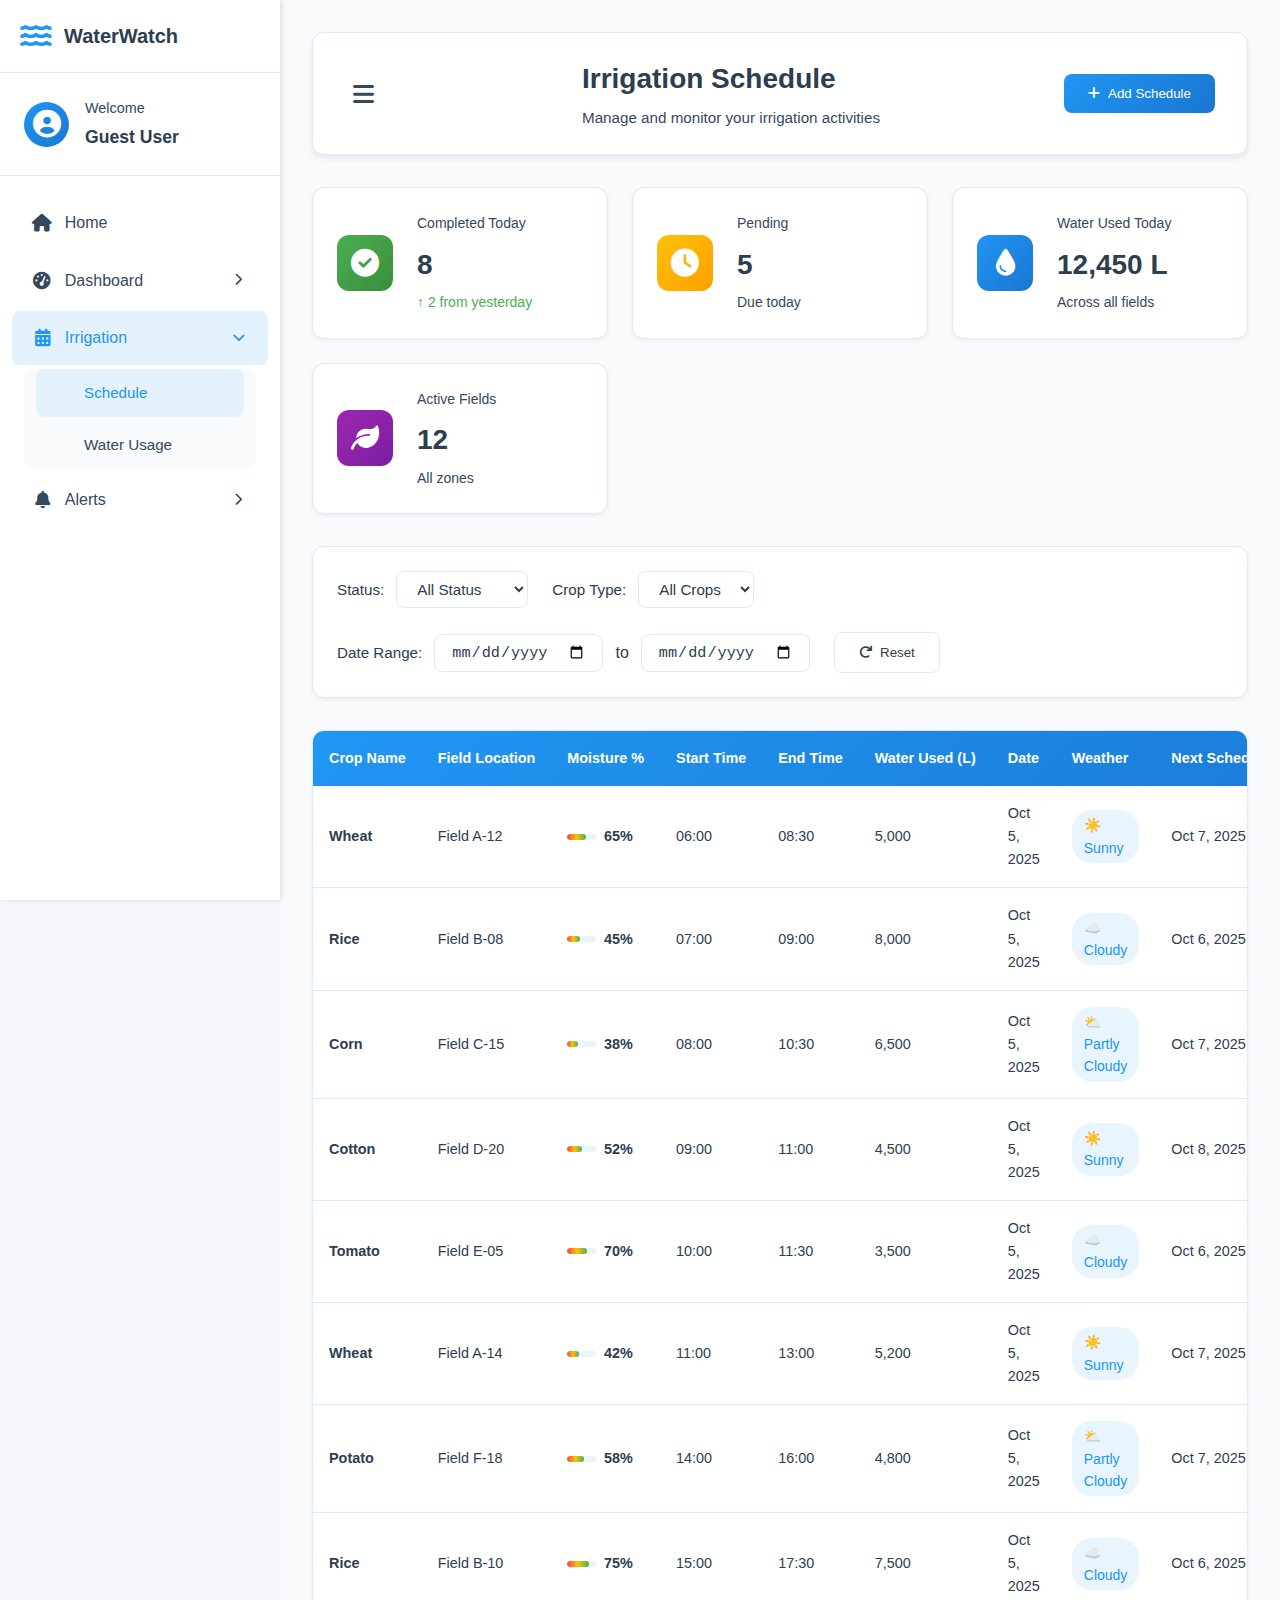
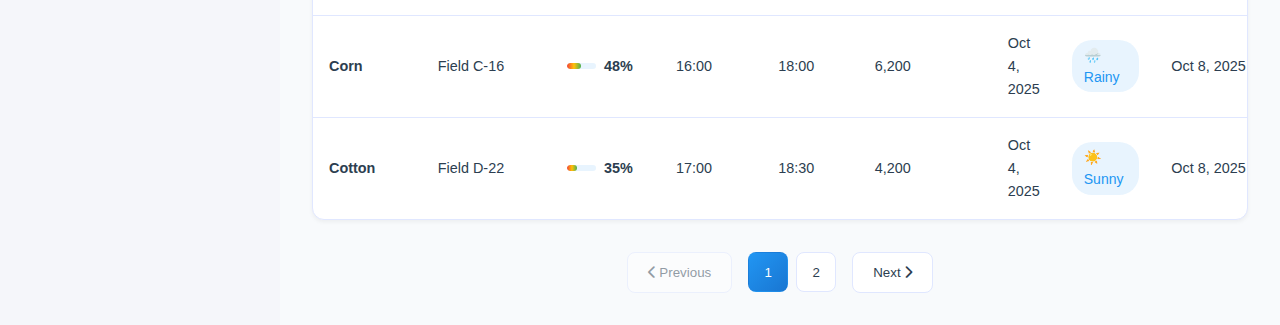
<file: frontend/irrigation-schedule.html>
<!DOCTYPE html>
<html lang="en">
<head>
    <meta charset="UTF-8">
    <meta name="viewport" content="width=device-width, initial-scale=1.0">
    <title>Irrigation Schedule - Water Monitoring System</title>
    <link rel="stylesheet" href="css/style.css">
    <link rel="stylesheet" href="css/sidebar.css">
    <link rel="stylesheet" href="css/irrigation-schedule.css">
    <link rel="stylesheet" href="https://cdnjs.cloudflare.com/ajax/libs/font-awesome/6.0.0/css/all.min.css">
</head>
<body>
    <!-- Sidebar -->
    <aside class="sidebar">
        <div class="sidebar-header">
            <div class="logo">
                <i class="fas fa-water"></i>
                <h1>WaterWatch</h1>
            </div>
            <button class="sidebar-close" id="sidebarClose">
                <i class="fas fa-times"></i>
            </button>
        </div>
        
        <div class="user-profile">
            <div class="profile-image">
                <i class="fas fa-user-circle"></i>
            </div>
            <div class="profile-info">
                <h3>Welcome</h3>
                <p class="user-name">Guest User</p>
            </div>
        </div>

        <nav class="sidebar-nav">
            <ul>
                <li>
                    <a href="index.html">
                        <i class="fas fa-home"></i>
                        <span>Home</span>
                    </a>
                </li>
                <li>
                    <a href="#" class="submenu-toggle">
                        <i class="fas fa-tachometer-alt"></i>
                        <span>Dashboard</span>
                        <i class="fas fa-chevron-right"></i>
                    </a>
                    <ul class="submenu">
                        <li><a href="dashboard.html">Water Quality</a></li>
                        <li><a href="farm-view.html">Farm Management</a></li>
                    </ul>
                </li>
                <li>
                    <a href="#" class="submenu-toggle active">
                        <i class="fas fa-calendar-alt"></i>
                        <span>Irrigation</span>
                        <i class="fas fa-chevron-right"></i>
                    </a>
                    <ul class="submenu active">
                        <li><a href="irrigation-schedule.html" class="active">Schedule</a></li>
                        <li><a href="water-usage.html">Water Usage</a></li>
                    </ul>
                </li>
                <li>
                    <a href="#" class="submenu-toggle">
                        <i class="fas fa-bell"></i>
                        <span>Alerts</span>
                        <i class="fas fa-chevron-right"></i>
                    </a>
                    <ul class="submenu">
                        <li><a href="#">Notifications</a></li>
                        <li><a href="#">Alert Settings</a></li>
                    </ul>
                </li>
            </ul>
        </nav>
    </aside>

    <!-- Main Content -->
    <main class="main-content">
        <!-- Topbar -->
        <div class="topbar">
            <button class="sidebar-toggle" id="sidebarToggle">
                <i class="fas fa-bars"></i>
            </button>
            <div class="page-header">
                <h1>Irrigation Schedule</h1>
                <p>Manage and monitor your irrigation activities</p>
            </div>
            <button class="btn-primary" id="addScheduleBtn">
                <i class="fas fa-plus"></i> Add Schedule
            </button>
        </div>

        <!-- Quick Stats -->
        <div class="quick-stats">
            <div class="stat-card">
                <div class="stat-icon" style="background: linear-gradient(135deg, #4CAF50, #388E3C);">
                    <i class="fas fa-check-circle"></i>
                </div>
                <div class="stat-info">
                    <span class="stat-label">Completed Today</span>
                    <h3 class="stat-value">8</h3>
                    <span class="stat-trend positive">↑ 2 from yesterday</span>
                </div>
            </div>
            <div class="stat-card">
                <div class="stat-icon" style="background: linear-gradient(135deg, #FFC107, #FFA000);">
                    <i class="fas fa-clock"></i>
                </div>
                <div class="stat-info">
                    <span class="stat-label">Pending</span>
                    <h3 class="stat-value">5</h3>
                    <span class="stat-trend">Due today</span>
                </div>
            </div>
            <div class="stat-card">
                <div class="stat-icon" style="background: linear-gradient(135deg, #2196F3, #1976D2);">
                    <i class="fas fa-tint"></i>
                </div>
                <div class="stat-info">
                    <span class="stat-label">Water Used Today</span>
                    <h3 class="stat-value">12,450 L</h3>
                    <span class="stat-trend">Across all fields</span>
                </div>
            </div>
            <div class="stat-card">
                <div class="stat-icon" style="background: linear-gradient(135deg, #9C27B0, #7B1FA2);">
                    <i class="fas fa-leaf"></i>
                </div>
                <div class="stat-info">
                    <span class="stat-label">Active Fields</span>
                    <h3 class="stat-value">12</h3>
                    <span class="stat-trend">All zones</span>
                </div>
            </div>
        </div>

        <!-- Filters -->
        <div class="filters-section">
            <div class="filter-group">
                <label>Status:</label>
                <select id="statusFilter" class="filter-select">
                    <option value="all">All Status</option>
                    <option value="completed">Completed</option>
                    <option value="pending">Pending</option>
                    <option value="in-progress">In Progress</option>
                </select>
            </div>
            <div class="filter-group">
                <label>Crop Type:</label>
                <select id="cropFilter" class="filter-select">
                    <option value="all">All Crops</option>
                    <option value="wheat">Wheat</option>
                    <option value="rice">Rice</option>
                    <option value="corn">Corn</option>
                </select>
            </div>
            <div class="filter-group">
                <label>Date Range:</label>
                <input type="date" id="startDate" class="filter-input">
                <span>to</span>
                <input type="date" id="endDate" class="filter-input">
            </div>
            <button class="btn-secondary" id="resetFilters">
                <i class="fas fa-redo"></i> Reset
            </button>
        </div>

        <!-- Schedule Table -->
        <div class="schedule-table-container">
            <table class="schedule-table" id="scheduleTable">
                <thead>
                    <tr>
                        <th>Crop Name</th>
                        <th>Field Location</th>
                        <th>Moisture %</th>
                        <th>Start Time</th>
                        <th>End Time</th>
                        <th>Water Used (L)</th>
                        <th>Date</th>
                        <th>Weather</th>
                        <th>Next Schedule</th>
                        <th>Worker</th>
                        <th>Status</th>
                        <th>Actions</th>
                    </tr>
                </thead>
                <tbody id="scheduleTableBody">
                    <!-- Data will be populated dynamically -->
                </tbody>
            </table>
        </div>

        <!-- Pagination -->
        <div class="pagination" id="pagination">
            <button class="page-btn" id="prevPage"><i class="fas fa-chevron-left"></i> Previous</button>
            <div class="page-numbers" id="pageNumbers"></div>
            <button class="page-btn" id="nextPage">Next <i class="fas fa-chevron-right"></i></button>
        </div>
    </main>

    <!-- Add/Edit Schedule Modal -->
    <div class="modal" id="scheduleModal">
        <div class="modal-content">
            <div class="modal-header">
                <h2 id="modalTitle">Add New Schedule</h2>
                <button class="modal-close" id="modalClose">
                    <i class="fas fa-times"></i>
                </button>
            </div>
            <div class="modal-body">
                <form id="scheduleForm">
                    <input type="hidden" id="scheduleId">
                    
                    <div class="form-row">
                        <div class="form-group">
                            <label for="cropName">Crop Name <span class="required">*</span></label>
                            <select id="cropName" required>
                                <option value="">Select Crop</option>
                                <option value="Wheat">Wheat</option>
                                <option value="Rice">Rice</option>
                                <option value="Corn">Corn</option>
                                <option value="Cotton">Cotton</option>
                                <option value="Tomato">Tomato</option>
                                <option value="Potato">Potato</option>
                            </select>
                        </div>
                        <div class="form-group">
                            <label for="fieldLocation">Field Location <span class="required">*</span></label>
                            <input type="text" id="fieldLocation" placeholder="e.g., Field A-12" required>
                        </div>
                    </div>

                    <div class="form-row">
                        <div class="form-group">
                            <label for="moistureLevel">Soil Moisture Level (%) <span class="required">*</span></label>
                            <input type="number" id="moistureLevel" min="0" max="100" placeholder="0-100" required>
                        </div>
                        <div class="form-group">
                            <label for="waterUsed">Water to Use (Liters) <span class="required">*</span></label>
                            <input type="number" id="waterUsed" min="0" placeholder="e.g., 5000" required>
                        </div>
                    </div>

                    <div class="form-row">
                        <div class="form-group">
                            <label for="startTime">Start Time <span class="required">*</span></label>
                            <input type="time" id="startTime" required>
                        </div>
                        <div class="form-group">
                            <label for="endTime">End Time <span class="required">*</span></label>
                            <input type="time" id="endTime" required>
                        </div>
                    </div>

                    <div class="form-row">
                        <div class="form-group">
                            <label for="scheduleDate">Date <span class="required">*</span></label>
                            <input type="date" id="scheduleDate" required>
                        </div>
                        <div class="form-group">
                            <label for="weatherCondition">Weather Condition <span class="required">*</span></label>
                            <select id="weatherCondition" required>
                                <option value="">Select Weather</option>
                                <option value="Sunny">☀️ Sunny</option>
                                <option value="Cloudy">☁️ Cloudy</option>
                                <option value="Rainy">🌧️ Rainy</option>
                                <option value="Partly Cloudy">⛅ Partly Cloudy</option>
                            </select>
                        </div>
                    </div>

                    <div class="form-row">
                        <div class="form-group">
                            <label for="nextSchedule">Next Scheduled Date</label>
                            <input type="date" id="nextSchedule">
                        </div>
                        <div class="form-group">
                            <label for="workerName">Assigned Worker <span class="required">*</span></label>
                            <input type="text" id="workerName" placeholder="Worker name" required>
                        </div>
                    </div>

                    <div class="form-group">
                        <label for="status">Status <span class="required">*</span></label>
                        <select id="status" required>
                            <option value="Pending">Pending</option>
                            <option value="In Progress">In Progress</option>
                            <option value="Completed">Completed</option>
                        </select>
                    </div>

                    <div class="form-group">
                        <label for="notes">Notes (Optional)</label>
                        <textarea id="notes" rows="3" placeholder="Additional notes..."></textarea>
                    </div>
                </form>
            </div>
            <div class="modal-footer">
                <button type="button" class="btn-secondary" id="cancelBtn">Cancel</button>
                <button type="submit" form="scheduleForm" class="btn-primary" id="saveBtn">Save Schedule</button>
            </div>
        </div>
    </div>

    <!-- Delete Confirmation Modal -->
    <div class="modal" id="deleteModal">
        <div class="modal-content small">
            <div class="modal-header">
                <h2>Confirm Delete</h2>
                <button class="modal-close" id="deleteModalClose">
                    <i class="fas fa-times"></i>
                </button>
            </div>
            <div class="modal-body">
                <div class="delete-confirmation">
                    <i class="fas fa-exclamation-triangle"></i>
                    <p>Are you sure you want to delete this irrigation schedule?</p>
                    <p class="warning-text">This action cannot be undone.</p>
                </div>
            </div>
            <div class="modal-footer">
                <button type="button" class="btn-secondary" id="cancelDeleteBtn">Cancel</button>
                <button type="button" class="btn-danger" id="confirmDeleteBtn">Delete</button>
            </div>
        </div>
    </div>

    <script src="js/sidebar.js"></script>
    <script src="js/irrigation-schedule.js"></script>
</body>
</html>
</file>
<file: frontend/css/style.css>
:root {
    --primary-color: #2c3e50;
    --secondary-color: #3498db;
    --accent-color: #e74c3c;
    --background-color: #f5f6fa;
    --text-color: #2c3e50;
    --safe-color: #27ae60;
    --warning-color: #f39c12;
    --danger-color: #c0392b;
}

* {
    margin: 0;
    padding: 0;
    box-sizing: border-box;
}

body {
    font-family: 'Segoe UI', Tahoma, Geneva, Verdana, sans-serif;
    line-height: 1.6;
    color: var(--text-color);
    background-color: var(--background-color);
}

/* Header Styles */
.header {
    background-color: var(--primary-color);
    padding: 1rem 0;
    position: sticky;
    top: 0;
    z-index: 1000;
}

.nav {
    max-width: 1200px;
    margin: 0 auto;
    display: flex;
    justify-content: space-between;
    align-items: center;
    padding: 0 2rem;
}

.logo h1 {
    color: white;
    font-size: 1.5rem;
}

.nav-links {
    display: flex;
    list-style: none;
    gap: 2rem;
}

.nav-links a {
    color: white;
    text-decoration: none;
    font-weight: 500;
    transition: color 0.3s ease;
}

.nav-links a:hover,
.nav-links a.active {
    color: var(--secondary-color);
}

/* Hero Section */
.hero {
    background: linear-gradient(rgba(44, 62, 80, 0.8), rgba(44, 62, 80, 0.8)),
                url('../images/hero-bg.jpg') center/cover;
    color: white;
    padding: 6rem 2rem;
    text-align: center;
}

.hero-content {
    max-width: 800px;
    margin: 0 auto;
}

.hero h1 {
    font-size: 3rem;
    margin-bottom: 1.5rem;
}

.hero p {
    font-size: 1.2rem;
    margin-bottom: 2rem;
}

.cta-button {
    display: inline-block;
    padding: 1rem 2rem;
    background-color: var(--secondary-color);
    color: white;
    text-decoration: none;
    border-radius: 5px;
    transition: background-color 0.3s ease;
}

.cta-button:hover {
    background-color: #2980b9;
}

/* Features Section */
.features {
    padding: 4rem 2rem;
    max-width: 1200px;
    margin: 0 auto;
}

.features h2 {
    text-align: center;
    margin-bottom: 3rem;
}

.features-grid {
    display: grid;
    grid-template-columns: repeat(auto-fit, minmax(250px, 1fr));
    gap: 2rem;
}

.feature-card {
    text-align: center;
    padding: 2rem;
    background: white;
    border-radius: 10px;
    box-shadow: 0 2px 10px rgba(0, 0, 0, 0.1);
    transition: transform 0.3s ease;
}

.feature-card:hover {
    transform: translateY(-5px);
}

.feature-card i {
    font-size: 2.5rem;
    color: var(--secondary-color);
    margin-bottom: 1rem;
}

/* Dashboard Preview */
.dashboard-preview {
    padding: 4rem 2rem;
    background-color: white;
}

.preview-container {
    max-width: 1200px;
    margin: 0 auto;
    display: grid;
    grid-template-columns: 2fr 1fr;
    gap: 2rem;
}

.chart-container {
    background: var(--background-color);
    padding: 1.5rem;
    border-radius: 10px;
}

.status-container {
    display: flex;
    flex-direction: column;
    gap: 1rem;
}

.status-card {
    background: white;
    padding: 1.5rem;
    border-radius: 10px;
    box-shadow: 0 2px 10px rgba(0, 0, 0, 0.1);
}

.status-card.safe {
    border-left: 4px solid var(--safe-color);
}

.status-card.warning {
    border-left: 4px solid var(--warning-color);
}

.status-card.danger {
    border-left: 4px solid var(--danger-color);
}

/* Footer */
.footer {
    background-color: var(--primary-color);
    color: white;
    padding: 4rem 2rem 1rem;
}

.footer-content {
    max-width: 1200px;
    margin: 0 auto;
    display: grid;
    grid-template-columns: repeat(auto-fit, minmax(250px, 1fr));
    gap: 2rem;
}

.footer-section h3 {
    margin-bottom: 1rem;
}

.footer-section ul {
    list-style: none;
}

.footer-section a {
    color: white;
    text-decoration: none;
    transition: color 0.3s ease;
}

.footer-section a:hover {
    color: var(--secondary-color);
}

.footer-bottom {
    text-align: center;
    margin-top: 3rem;
    padding-top: 1rem;
    border-top: 1px solid rgba(255, 255, 255, 0.1);
}

/* Modal */
.modal {
    display: none;
    position: fixed;
    top: 0;
    left: 0;
    width: 100%;
    height: 100%;
    background-color: rgba(0, 0, 0, 0.5);
    z-index: 1001;
}

.modal-content {
    position: relative;
    background-color: white;
    margin: 15% auto;
    padding: 2rem;
    width: 90%;
    max-width: 500px;
    border-radius: 10px;
}

.close {
    position: absolute;
    right: 1.5rem;
    top: 1rem;
    font-size: 1.5rem;
    cursor: pointer;
}

.form-group {
    margin-bottom: 1.5rem;
}

.form-group label {
    display: block;
    margin-bottom: 0.5rem;
}

.form-group input {
    width: 100%;
    padding: 0.5rem;
    border: 1px solid #ddd;
    border-radius: 5px;
}

.btn-submit {
    width: 100%;
    padding: 0.75rem;
    background-color: var(--secondary-color);
    color: white;
    border: none;
    border-radius: 5px;
    cursor: pointer;
    transition: background-color 0.3s ease;
}

.btn-submit:hover {
    background-color: #2980b9;
}

/* Responsive Design */
@media (max-width: 768px) {
    .nav {
        flex-direction: column;
        gap: 1rem;
        padding: 1rem;
    }

    .nav-links {
        flex-direction: column;
        text-align: center;
        gap: 1rem;
    }

    .hero h1 {
        font-size: 2rem;
    }

    .preview-container {
        grid-template-columns: 1fr;
    }

    .footer-content {
        grid-template-columns: 1fr;
        text-align: center;
    }
}

/* Animations */
@keyframes fadeIn {
    from {
        opacity: 0;
        transform: translateY(20px);
    }
    to {
        opacity: 1;
        transform: translateY(0);
    }
}

.feature-card,
.status-card {
    animation: fadeIn 0.5s ease-out;
}

/* Loading Spinner */
.loading {
    display: inline-block;
    width: 50px;
    height: 50px;
    border: 3px solid rgba(0, 0, 0, 0.1);
    border-radius: 50%;
    border-top-color: var(--secondary-color);
    animation: spin 1s ease-in-out infinite;
}

@keyframes spin {
    to {
        transform: rotate(360deg);
    }
}
</file>
<file: frontend/css/sidebar.css>
/* Sidebar Styles */
.sidebar {
    position: fixed;
    left: -280px; /* Start hidden */
    top: 0;
    height: 100vh;
    width: 280px;
    background-color: #ffffff;
    box-shadow: 2px 0 5px rgba(0, 0, 0, 0.1);
    transition: all 0.3s ease;
    z-index: 1000;
    color: #333;
}

.sidebar.active {
    left: 0; /* Show when active */
}

.sidebar-header {
    display: flex;
    align-items: center;
    justify-content: space-between;
    padding: 1.25rem;
    border-bottom: 1px solid #e0e7ff;
    background-color: #ffffff;
}

.sidebar-header .logo {
    display: flex;
    align-items: center;
    gap: 0.75rem;
}

.sidebar-header .logo i {
    font-size: 1.75rem;
    color: var(--primary-color, #2196f3);
}

.sidebar-header .logo h1 {
    font-size: 1.25rem;
    margin: 0;
    color: var(--text-primary, #333);
    font-weight: 600;
}

.sidebar-close {
    display: none;
    background: none;
    border: none;
    font-size: 1.2rem;
    color: #666;
    cursor: pointer;
}

.user-profile {
    padding: 1.5rem;
    border-bottom: 1px solid #e0e7ff;
    display: flex;
    align-items: center;
    gap: 1rem;
    background-color: #ffffff;
}

.profile-image {
    width: 45px;
    height: 45px;
    border-radius: 50%;
    background: var(--gradient-primary, linear-gradient(135deg, #2196F3, #1976D2));
    display: flex;
    align-items: center;
    justify-content: center;
}

.profile-image i {
    font-size: 1.75rem;
    color: #ffffff;
}

.profile-info h3 {
    margin: 0;
    font-size: 0.9rem;
    color: var(--text-secondary, #666);
    font-weight: 500;
}

.profile-info .user-name {
    margin: 0.2rem 0 0;
    font-size: 1.1rem;
    font-weight: 600;
    color: var(--text-primary, #333);
}

.sidebar-nav {
    padding: 1rem 0;
    background-color: #ffffff;
}

.sidebar-nav ul {
    list-style: none;
    padding: 0;
    margin: 0;
}

.sidebar-nav li {
    margin: 0.2rem 0.75rem;
}

.sidebar-nav a {
    display: flex;
    align-items: center;
    padding: 0.9rem 1.25rem;
    color: var(--text-secondary, #555);
    text-decoration: none;
    transition: all 0.3s ease;
    gap: 0.8rem;
    border-radius: 8px;
    font-weight: 500;
}

.sidebar-nav a:hover {
    background-color: rgba(33, 150, 243, 0.1);
    color: var(--primary-color, #2196f3);
}

.sidebar-nav a.active {
    background-color: var(--primary-color, #2196f3);
    color: #ffffff;
}

.sidebar-nav a i {
    font-size: 1.2rem;
    width: 24px;
    text-align: center;
}

.sidebar-nav .submenu {
    margin-left: 1rem;
    display: none;
    background-color: #f8fafc;
    border-radius: 8px;
    margin: 0.25rem 0.75rem;
}

.sidebar-nav .submenu.active {
    display: block;
}

.sidebar-nav .submenu a {
    padding: 0.75rem 1rem 0.75rem 3rem;
    font-size: 0.95rem;
}

.submenu-toggle i.fa-chevron-right {
    margin-left: auto;
    transition: transform 0.3s ease;
    font-size: 0.8rem;
}

.submenu-toggle.active i.fa-chevron-right {
    transform: rotate(90deg);
}

.sidebar-nav a:hover,
.sidebar-nav a.active {
    background-color: #e3f2fd;
    color: #2196f3;
}

.sidebar-nav a i {
    width: 20px;
    font-size: 1.1rem;
}

.submenu-toggle i.fa-chevron-right {
    margin-left: auto;
    font-size: 0.8rem;
    transition: transform 0.3s ease;
}

.submenu {
    display: none;
    padding-left: 3rem;
    background-color: #f5f5f5;
}

.submenu.active {
    display: block;
}

.submenu a {
    padding: 0.6rem 1rem;
    font-size: 0.9rem;
}

.sidebar-footer {
    position: absolute;
    bottom: 0;
    width: 100%;
    padding: 1rem;
    border-top: 1px solid #e0e0e0;
    background-color: #fff;
}

.btn-login {
    display: flex;
    align-items: center;
    justify-content: center;
    gap: 0.5rem;
    width: 100%;
    padding: 0.8rem;
    margin-bottom: 1rem;
    background-color: #2196f3;
    color: #fff;
    border: none;
    border-radius: 5px;
    text-decoration: none;
    transition: background-color 0.3s ease;
}

.btn-login:hover {
    background-color: #1976d2;
}

.theme-toggle {
    display: flex;
    align-items: center;
    gap: 0.8rem;
    color: #666;
    font-size: 0.9rem;
}

/* Switch Toggle */
.switch {
    position: relative;
    display: inline-block;
    width: 40px;
    height: 20px;
    margin-left: auto;
}

.switch input {
    opacity: 0;
    width: 0;
    height: 0;
}

.slider {
    position: absolute;
    cursor: pointer;
    top: 0;
    left: 0;
    right: 0;
    bottom: 0;
    background-color: #ccc;
    transition: .4s;
}

.slider:before {
    position: absolute;
    content: "";
    height: 16px;
    width: 16px;
    left: 2px;
    bottom: 2px;
    background-color: white;
    transition: .4s;
}

input:checked + .slider {
    background-color: #2196f3;
}

input:checked + .slider:before {
    transform: translateX(20px);
}

.slider.round {
    border-radius: 34px;
}

.slider.round:before {
    border-radius: 50%;
}

/* Topbar Styles */
.main-content {
    margin-left: 280px;
    transition: margin-left 0.3s ease;
}

.sidebar-collapsed .main-content {
    margin-left: 0;
}

.topbar {
    display: flex;
    align-items: center;
    padding: 1rem;
    background-color: #fff;
    box-shadow: 0 2px 5px rgba(0, 0, 0, 0.1);
}

.sidebar-toggle {
    display: none;
    background: none;
    border: none;
    font-size: 1.2rem;
    color: #666;
    cursor: pointer;
    margin-right: 1rem;
}

.search-bar {
    display: flex;
    align-items: center;
    gap: 0.5rem;
    background-color: #f5f5f5;
    padding: 0.5rem 1rem;
    border-radius: 5px;
    flex: 1;
    max-width: 400px;
}

.search-bar input {
    border: none;
    background: none;
    outline: none;
    width: 100%;
    font-size: 0.9rem;
    color: #333;
}

.topbar-actions {
    display: flex;
    align-items: center;
    gap: 1rem;
    margin-left: auto;
}

.notification-btn {
    position: relative;
    background: none;
    border: none;
    font-size: 1.2rem;
    color: #666;
    cursor: pointer;
}

.notification-badge {
    position: absolute;
    top: -5px;
    right: -5px;
    background-color: #f44336;
    color: #fff;
    font-size: 0.7rem;
    padding: 0.1rem 0.4rem;
    border-radius: 10px;
}

/* Responsive Styles */
@media screen and (max-width: 768px) {
    .sidebar {
        transform: translateX(-280px);
    }

    .sidebar.active {
        transform: translateX(0);
    }

    .sidebar-close {
        display: block;
    }

    .main-content {
        margin-left: 0;
    }

    .sidebar-toggle {
        display: block;
    }

    .search-bar {
        display: none;
    }
}
</file>
<file: frontend/css/irrigation-schedule.css>
/* Irrigation Schedule Styles */
:root {
    --primary-color: #2196F3;
    --primary-light: #64B5F6;
    --primary-dark: #1976D2;
    --success-color: #4CAF50;
    --warning-color: #FFC107;
    --danger-color: #F44336;
    --info-color: #2196F3;
    --text-primary: #2C3E50;
    --text-secondary: #34495E;
    --background-light: #F8FAFC;
    --card-background: #FFFFFF;
    --border-color: #E0E7FF;
    --shadow-sm: 0 2px 4px rgba(0,0,0,0.05);
    --shadow-md: 0 4px 6px rgba(0,0,0,0.07);
    --shadow-lg: 0 10px 15px rgba(0,0,0,0.1);
}

/* Main Content */
.main-content {
    margin-left: 0;
    padding: 2rem;
    background-color: var(--background-light);
    min-height: 100vh;
    transition: margin-left 0.3s ease;
}

.sidebar.active ~ .main-content {
    margin-left: 280px;
}

/* Topbar */
.topbar {
    display: flex;
    justify-content: space-between;
    align-items: center;
    background: var(--card-background);
    padding: 1.5rem 2rem;
    border-radius: 12px;
    box-shadow: var(--shadow-md);
    margin-bottom: 2rem;
    border: 1px solid var(--border-color);
}

.page-header h1 {
    margin: 0 0 0.25rem 0;
    color: var(--text-primary);
    font-size: 1.75rem;
}

.page-header p {
    margin: 0;
    color: var(--text-secondary);
    font-size: 0.95rem;
}

.sidebar-toggle {
    background: none;
    border: none;
    font-size: 1.5rem;
    color: var(--text-secondary);
    cursor: pointer;
    padding: 0.5rem;
    display: flex;
    align-items: center;
    justify-content: center;
    transition: all 0.3s ease;
    margin-right: 1rem;
}

.sidebar-toggle:hover {
    color: var(--primary-color);
    transform: scale(1.1);
}

/* Quick Stats */
.quick-stats {
    display: grid;
    grid-template-columns: repeat(auto-fit, minmax(250px, 1fr));
    gap: 1.5rem;
    margin-bottom: 2rem;
}

.stat-card {
    background: var(--card-background);
    border-radius: 12px;
    padding: 1.5rem;
    display: flex;
    align-items: center;
    gap: 1.5rem;
    box-shadow: var(--shadow-sm);
    border: 1px solid var(--border-color);
    transition: all 0.3s ease;
}

.stat-card:hover {
    transform: translateY(-4px);
    box-shadow: var(--shadow-md);
}

.stat-icon {
    width: 56px;
    height: 56px;
    border-radius: 12px;
    display: flex;
    align-items: center;
    justify-content: center;
    font-size: 1.75rem;
    color: white;
}

.stat-info {
    flex: 1;
}

.stat-label {
    display: block;
    color: var(--text-secondary);
    font-size: 0.875rem;
    margin-bottom: 0.5rem;
}

.stat-value {
    display: block;
    font-size: 1.75rem;
    font-weight: 700;
    color: var(--text-primary);
    margin-bottom: 0.25rem;
}

.stat-trend {
    display: block;
    font-size: 0.875rem;
    color: var(--text-secondary);
}

.stat-trend.positive {
    color: var(--success-color);
}

/* Filters Section */
.filters-section {
    background: var(--card-background);
    padding: 1.5rem;
    border-radius: 12px;
    box-shadow: var(--shadow-sm);
    border: 1px solid var(--border-color);
    margin-bottom: 2rem;
    display: flex;
    align-items: center;
    gap: 1.5rem;
    flex-wrap: wrap;
}

.filter-group {
    display: flex;
    align-items: center;
    gap: 0.75rem;
}

.filter-group label {
    color: var(--text-primary);
    font-weight: 500;
    font-size: 0.95rem;
}

.filter-select,
.filter-input {
    padding: 0.5rem 1rem;
    border: 1px solid var(--border-color);
    border-radius: 8px;
    font-size: 0.95rem;
    background: var(--card-background);
    color: var(--text-primary);
    transition: all 0.3s ease;
}

.filter-select:focus,
.filter-input:focus {
    border-color: var(--primary-color);
    box-shadow: 0 0 0 3px rgba(33, 150, 243, 0.1);
    outline: none;
}

/* Schedule Table */
.schedule-table-container {
    background: var(--card-background);
    border-radius: 12px;
    box-shadow: var(--shadow-sm);
    border: 1px solid var(--border-color);
    overflow: hidden;
    margin-bottom: 2rem;
}

.schedule-table {
    width: 100%;
    border-collapse: collapse;
}

.schedule-table thead {
    background: linear-gradient(135deg, #2196F3, #1976D2);
    color: white;
}

.schedule-table th {
    padding: 1rem;
    text-align: left;
    font-weight: 600;
    font-size: 0.9rem;
    white-space: nowrap;
}

.schedule-table tbody tr {
    border-bottom: 1px solid var(--border-color);
    transition: all 0.3s ease;
}

.schedule-table tbody tr:hover {
    background: rgba(33, 150, 243, 0.05);
}

.schedule-table tbody tr:last-child {
    border-bottom: none;
}

.schedule-table td {
    padding: 1rem;
    color: var(--text-primary);
    font-size: 0.9rem;
    vertical-align: middle;
}

.moisture-bar {
    display: flex;
    align-items: center;
    gap: 0.5rem;
}

.moisture-progress {
    flex: 1;
    height: 6px;
    background: rgba(33, 150, 243, 0.1);
    border-radius: 3px;
    overflow: hidden;
}

.moisture-fill {
    height: 100%;
    background: linear-gradient(90deg, var(--danger-color), var(--warning-color), var(--success-color));
    border-radius: 3px;
    transition: width 0.3s ease;
}

.moisture-value {
    font-weight: 600;
    min-width: 40px;
}

.weather-badge {
    display: inline-flex;
    align-items: center;
    gap: 0.25rem;
    padding: 0.25rem 0.75rem;
    border-radius: 20px;
    font-size: 0.875rem;
    background: rgba(33, 150, 243, 0.1);
    color: var(--info-color);
}

.status-badge {
    display: inline-flex;
    align-items: center;
    padding: 0.4rem 0.85rem;
    border-radius: 20px;
    font-size: 0.875rem;
    font-weight: 500;
    text-transform: capitalize;
}

.status-badge.completed {
    background: rgba(76, 175, 80, 0.1);
    color: var(--success-color);
}

.status-badge.pending {
    background: rgba(255, 193, 7, 0.1);
    color: var(--warning-color);
}

.status-badge.in-progress {
    background: rgba(33, 150, 243, 0.1);
    color: var(--info-color);
}

.action-buttons {
    display: flex;
    gap: 0.5rem;
}

.action-btn {
    width: 32px;
    height: 32px;
    border-radius: 6px;
    border: 1px solid var(--border-color);
    background: var(--card-background);
    color: var(--text-secondary);
    cursor: pointer;
    transition: all 0.3s ease;
    display: flex;
    align-items: center;
    justify-content: center;
}

.action-btn:hover {
    transform: translateY(-2px);
    box-shadow: var(--shadow-sm);
}

.action-btn.edit:hover {
    background: rgba(33, 150, 243, 0.1);
    color: var(--info-color);
    border-color: var(--info-color);
}

.action-btn.delete:hover {
    background: rgba(244, 67, 54, 0.1);
    color: var(--danger-color);
    border-color: var(--danger-color);
}

/* Pagination */
.pagination {
    display: flex;
    align-items: center;
    justify-content: center;
    gap: 1rem;
    margin-top: 2rem;
}

.page-btn {
    padding: 0.75rem 1.25rem;
    border: 1px solid var(--border-color);
    background: var(--card-background);
    border-radius: 8px;
    cursor: pointer;
    transition: all 0.3s ease;
    font-weight: 500;
    color: var(--text-primary);
}

.page-btn:hover:not(:disabled) {
    background: var(--primary-color);
    color: white;
    border-color: var(--primary-color);
}

.page-btn:disabled {
    opacity: 0.5;
    cursor: not-allowed;
}

.page-numbers {
    display: flex;
    gap: 0.5rem;
}

.page-number {
    width: 40px;
    height: 40px;
    border-radius: 8px;
    border: 1px solid var(--border-color);
    background: var(--card-background);
    color: var(--text-primary);
    display: flex;
    align-items: center;
    justify-content: center;
    cursor: pointer;
    transition: all 0.3s ease;
    font-weight: 500;
}

.page-number:hover {
    background: rgba(33, 150, 243, 0.1);
    color: var(--primary-color);
    border-color: var(--primary-color);
}

.page-number.active {
    background: linear-gradient(135deg, var(--primary-color), var(--primary-dark));
    color: white;
    border-color: transparent;
}

/* Modal Styles */
.modal {
    display: none;
    position: fixed;
    top: 0;
    left: 0;
    right: 0;
    bottom: 0;
    background: rgba(0, 0, 0, 0.5);
    z-index: 1000;
    align-items: center;
    justify-content: center;
    animation: fadeIn 0.3s ease;
}

.modal.active {
    display: flex;
}

.modal-content {
    background: var(--card-background);
    border-radius: 12px;
    width: 700px;
    max-width: 90%;
    max-height: 90vh;
    overflow-y: auto;
    box-shadow: var(--shadow-lg);
    animation: slideUp 0.3s ease;
}

.modal-content.small {
    width: 450px;
}

.modal-header {
    padding: 1.5rem 2rem;
    border-bottom: 1px solid var(--border-color);
    display: flex;
    justify-content: space-between;
    align-items: center;
}

.modal-header h2 {
    margin: 0;
    color: var(--text-primary);
    font-size: 1.5rem;
}

.modal-close {
    width: 36px;
    height: 36px;
    border-radius: 8px;
    border: none;
    background: rgba(244, 67, 54, 0.1);
    color: var(--danger-color);
    cursor: pointer;
    transition: all 0.3s ease;
    display: flex;
    align-items: center;
    justify-content: center;
}

.modal-close:hover {
    background: var(--danger-color);
    color: white;
}

.modal-body {
    padding: 2rem;
}

.modal-footer {
    padding: 1.5rem 2rem;
    border-top: 1px solid var(--border-color);
    display: flex;
    justify-content: flex-end;
    gap: 1rem;
}

/* Form Styles */
.form-row {
    display: grid;
    grid-template-columns: repeat(2, 1fr);
    gap: 1.5rem;
    margin-bottom: 1.5rem;
}

.form-group {
    display: flex;
    flex-direction: column;
}

.form-group label {
    margin-bottom: 0.5rem;
    color: var(--text-primary);
    font-weight: 500;
    font-size: 0.95rem;
}

.required {
    color: var(--danger-color);
}

.form-group input,
.form-group select,
.form-group textarea {
    padding: 0.75rem 1rem;
    border: 1px solid var(--border-color);
    border-radius: 8px;
    font-size: 0.95rem;
    color: var(--text-primary);
    background: var(--card-background);
    transition: all 0.3s ease;
}

.form-group input:focus,
.form-group select:focus,
.form-group textarea:focus {
    border-color: var(--primary-color);
    box-shadow: 0 0 0 3px rgba(33, 150, 243, 0.1);
    outline: none;
}

.form-group textarea {
    resize: vertical;
    font-family: inherit;
}

/* Delete Confirmation */
.delete-confirmation {
    text-align: center;
    padding: 2rem;
}

.delete-confirmation i {
    font-size: 3rem;
    color: var(--warning-color);
    margin-bottom: 1rem;
}

.delete-confirmation p {
    margin: 0.5rem 0;
    color: var(--text-primary);
    font-size: 1rem;
}

.warning-text {
    color: var(--danger-color);
    font-weight: 500;
}

/* Button Styles */
.btn-primary {
    background: linear-gradient(135deg, var(--primary-color), var(--primary-dark));
    color: white;
    border: none;
    padding: 0.75rem 1.5rem;
    border-radius: 8px;
    font-weight: 500;
    cursor: pointer;
    transition: all 0.3s ease;
    display: flex;
    align-items: center;
    gap: 0.5rem;
}

.btn-primary:hover {
    box-shadow: 0 4px 12px rgba(33, 150, 243, 0.3);
    transform: translateY(-2px);
}

.btn-secondary {
    background: var(--card-background);
    color: var(--text-primary);
    border: 1px solid var(--border-color);
    padding: 0.75rem 1.5rem;
    border-radius: 8px;
    font-weight: 500;
    cursor: pointer;
    transition: all 0.3s ease;
    display: flex;
    align-items: center;
    gap: 0.5rem;
}

.btn-secondary:hover {
    background: rgba(33, 150, 243, 0.1);
    border-color: var(--primary-color);
    color: var(--primary-color);
}

.btn-danger {
    background: linear-gradient(135deg, var(--danger-color), #D32F2F);
    color: white;
    border: none;
    padding: 0.75rem 1.5rem;
    border-radius: 8px;
    font-weight: 500;
    cursor: pointer;
    transition: all 0.3s ease;
}

.btn-danger:hover {
    box-shadow: 0 4px 12px rgba(244, 67, 54, 0.3);
    transform: translateY(-2px);
}

/* Animations */
@keyframes fadeIn {
    from {
        opacity: 0;
    }
    to {
        opacity: 1;
    }
}

@keyframes slideUp {
    from {
        transform: translateY(20px);
        opacity: 0;
    }
    to {
        transform: translateY(0);
        opacity: 1;
    }
}

/* Responsive Design */
@media (max-width: 1200px) {
    .schedule-table-container {
        overflow-x: auto;
    }
    
    .schedule-table {
        min-width: 1200px;
    }
}

@media (max-width: 768px) {
    .main-content {
        padding: 1rem;
    }
    
    .topbar {
        flex-direction: column;
        gap: 1rem;
        align-items: flex-start;
    }
    
    .quick-stats {
        grid-template-columns: 1fr;
    }
    
    .filters-section {
        flex-direction: column;
        align-items: stretch;
    }
    
    .filter-group {
        width: 100%;
    }
    
    .form-row {
        grid-template-columns: 1fr;
    }
    
    .modal-content {
        width: 95%;
    }
}

/* Loading State */
.loading {
    text-align: center;
    padding: 3rem;
    color: var(--text-secondary);
}

.loading i {
    font-size: 2rem;
    animation: spin 1s linear infinite;
}

@keyframes spin {
    from {
        transform: rotate(0deg);
    }
    to {
        transform: rotate(360deg);
    }
}

/* Empty State */
.empty-state {
    text-align: center;
    padding: 4rem 2rem;
    color: var(--text-secondary);
}

.empty-state i {
    font-size: 3rem;
    margin-bottom: 1rem;
    color: var(--border-color);
}

.empty-state h3 {
    margin-bottom: 0.5rem;
    color: var(--text-primary);
}

.empty-state p {
    margin-bottom: 1.5rem;
}
</file>
